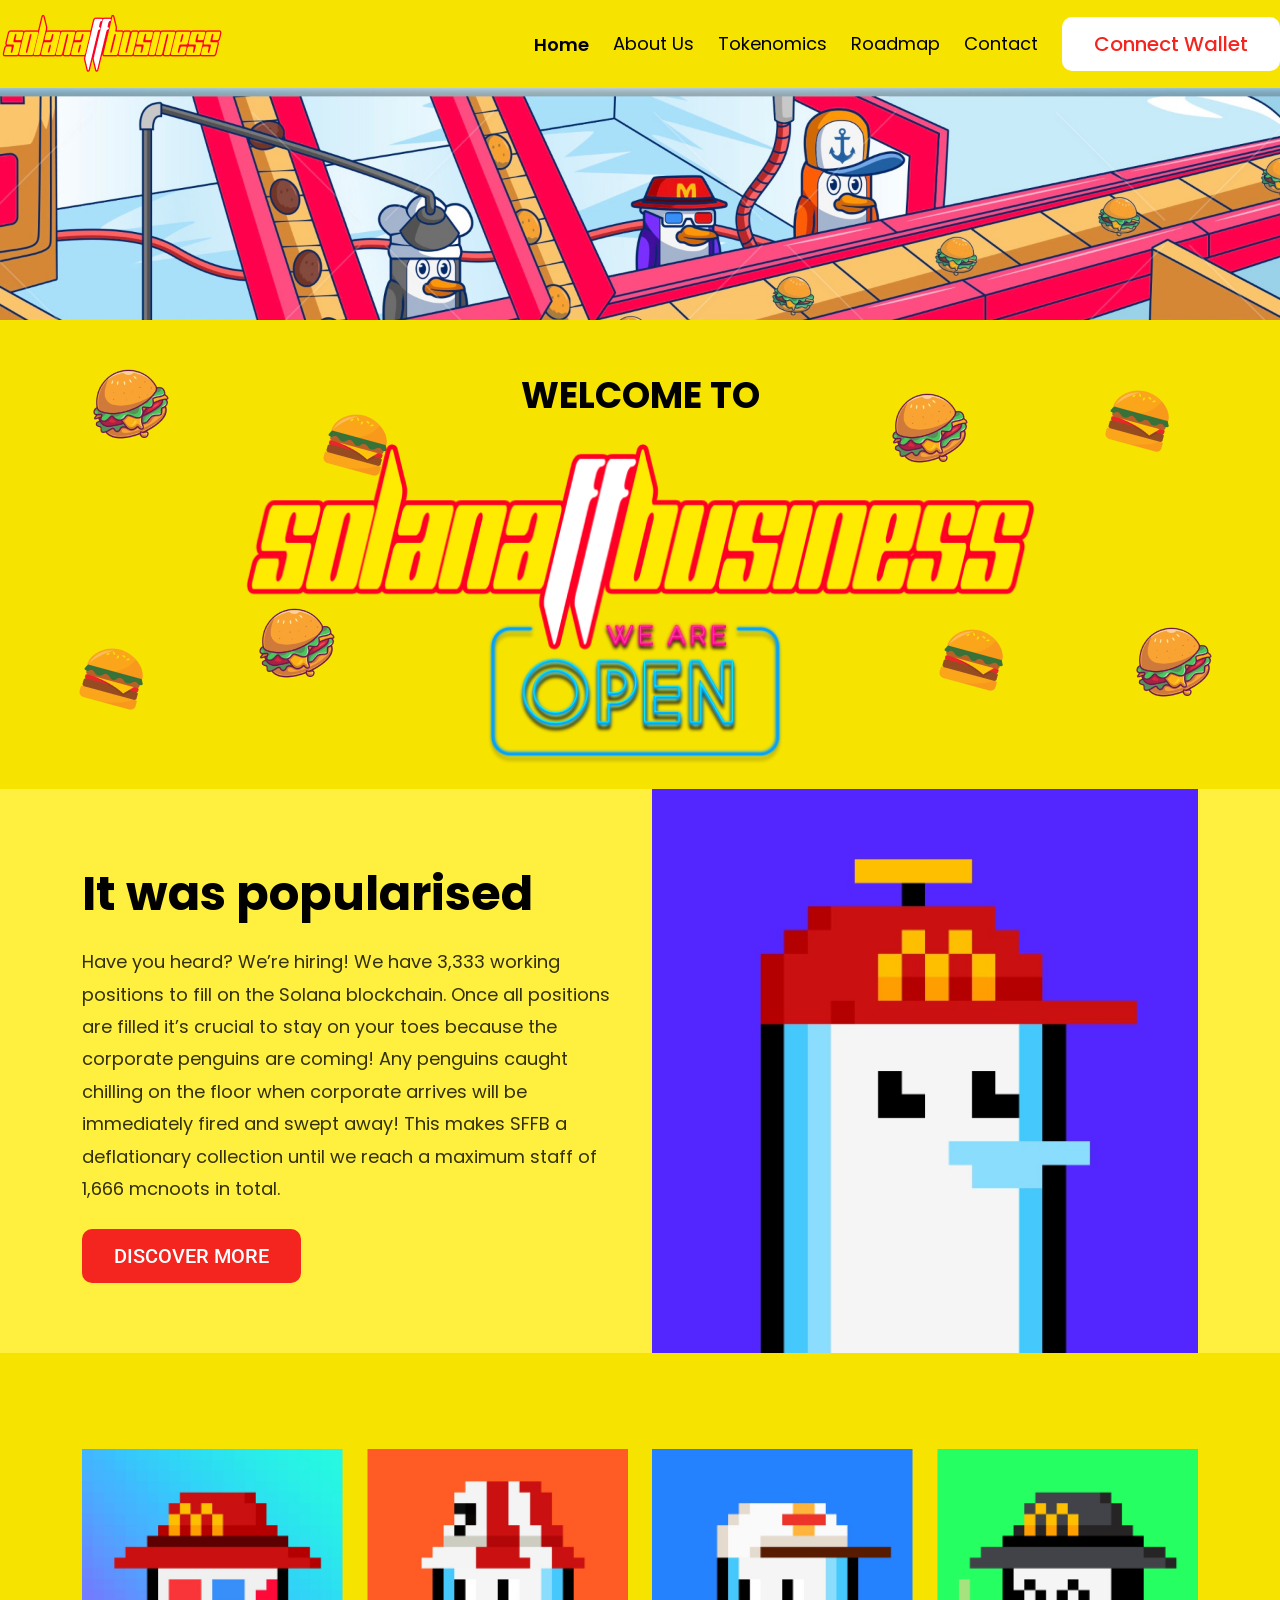
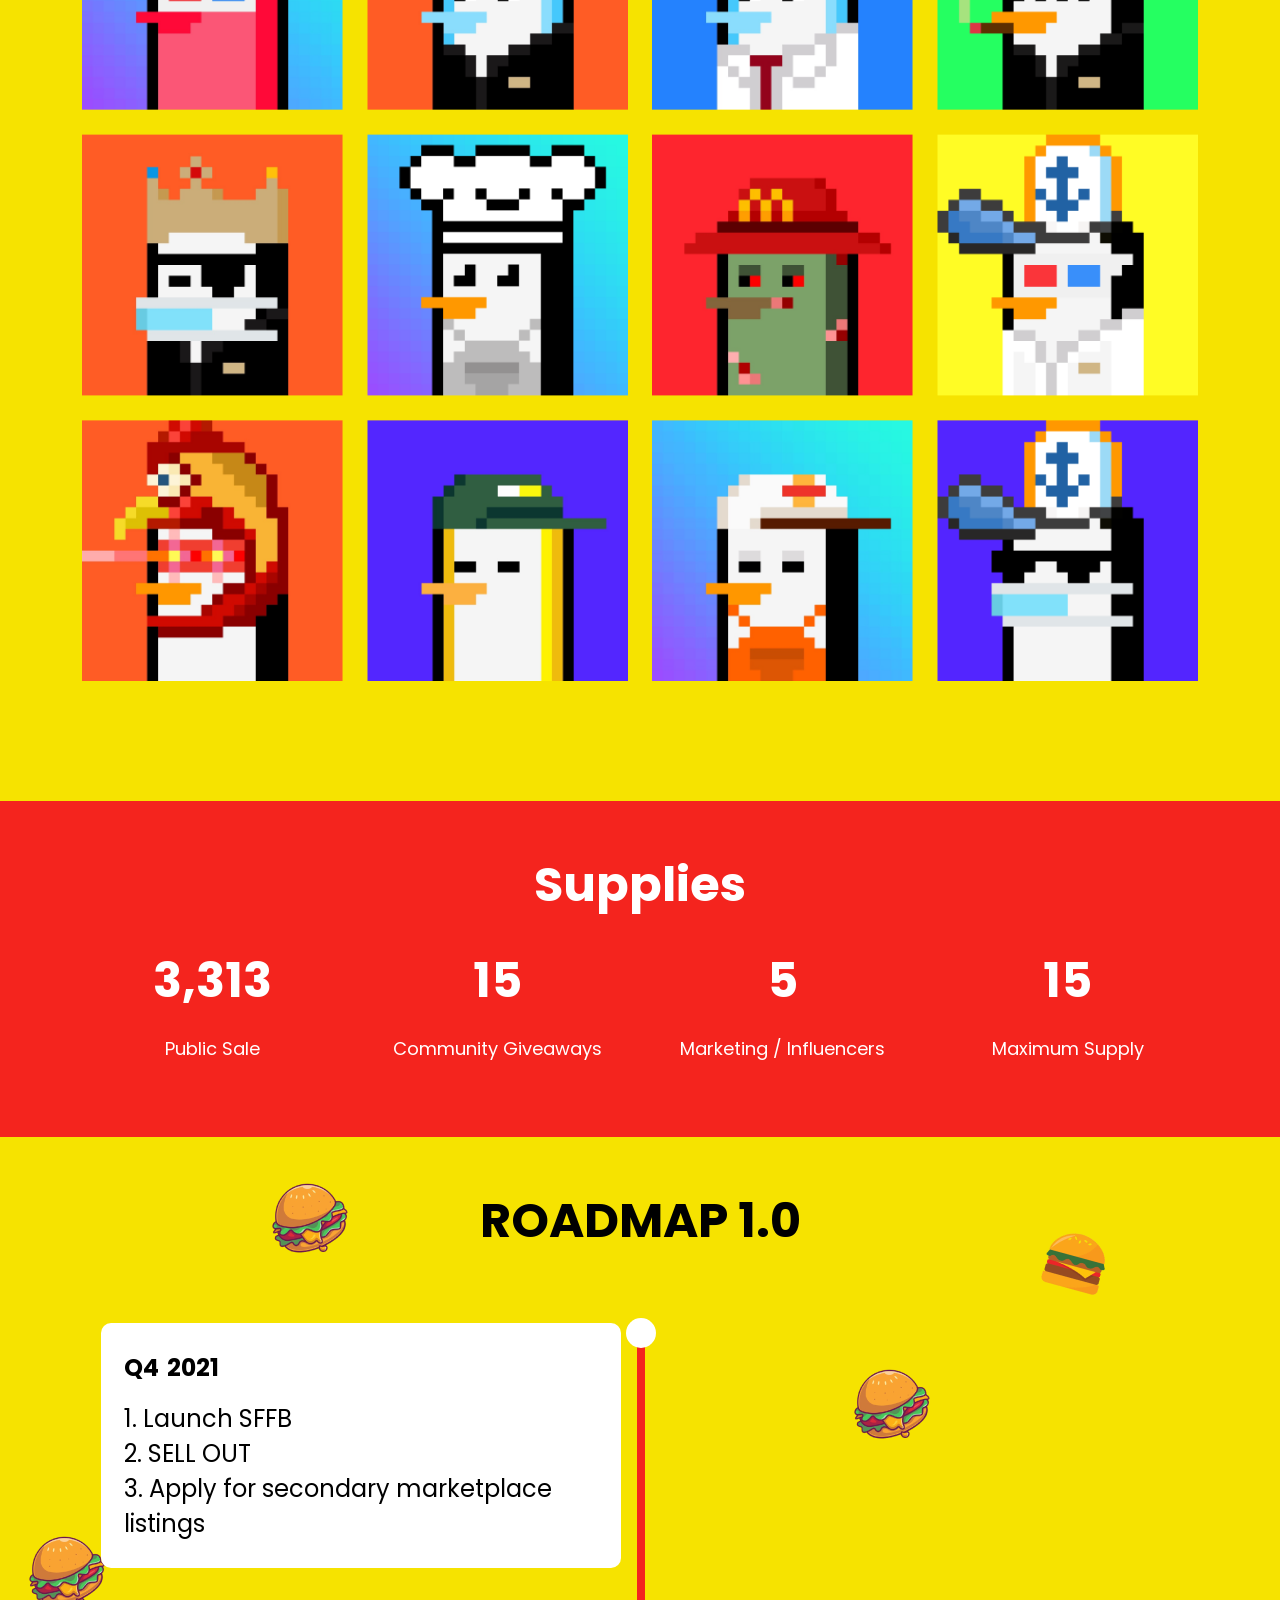
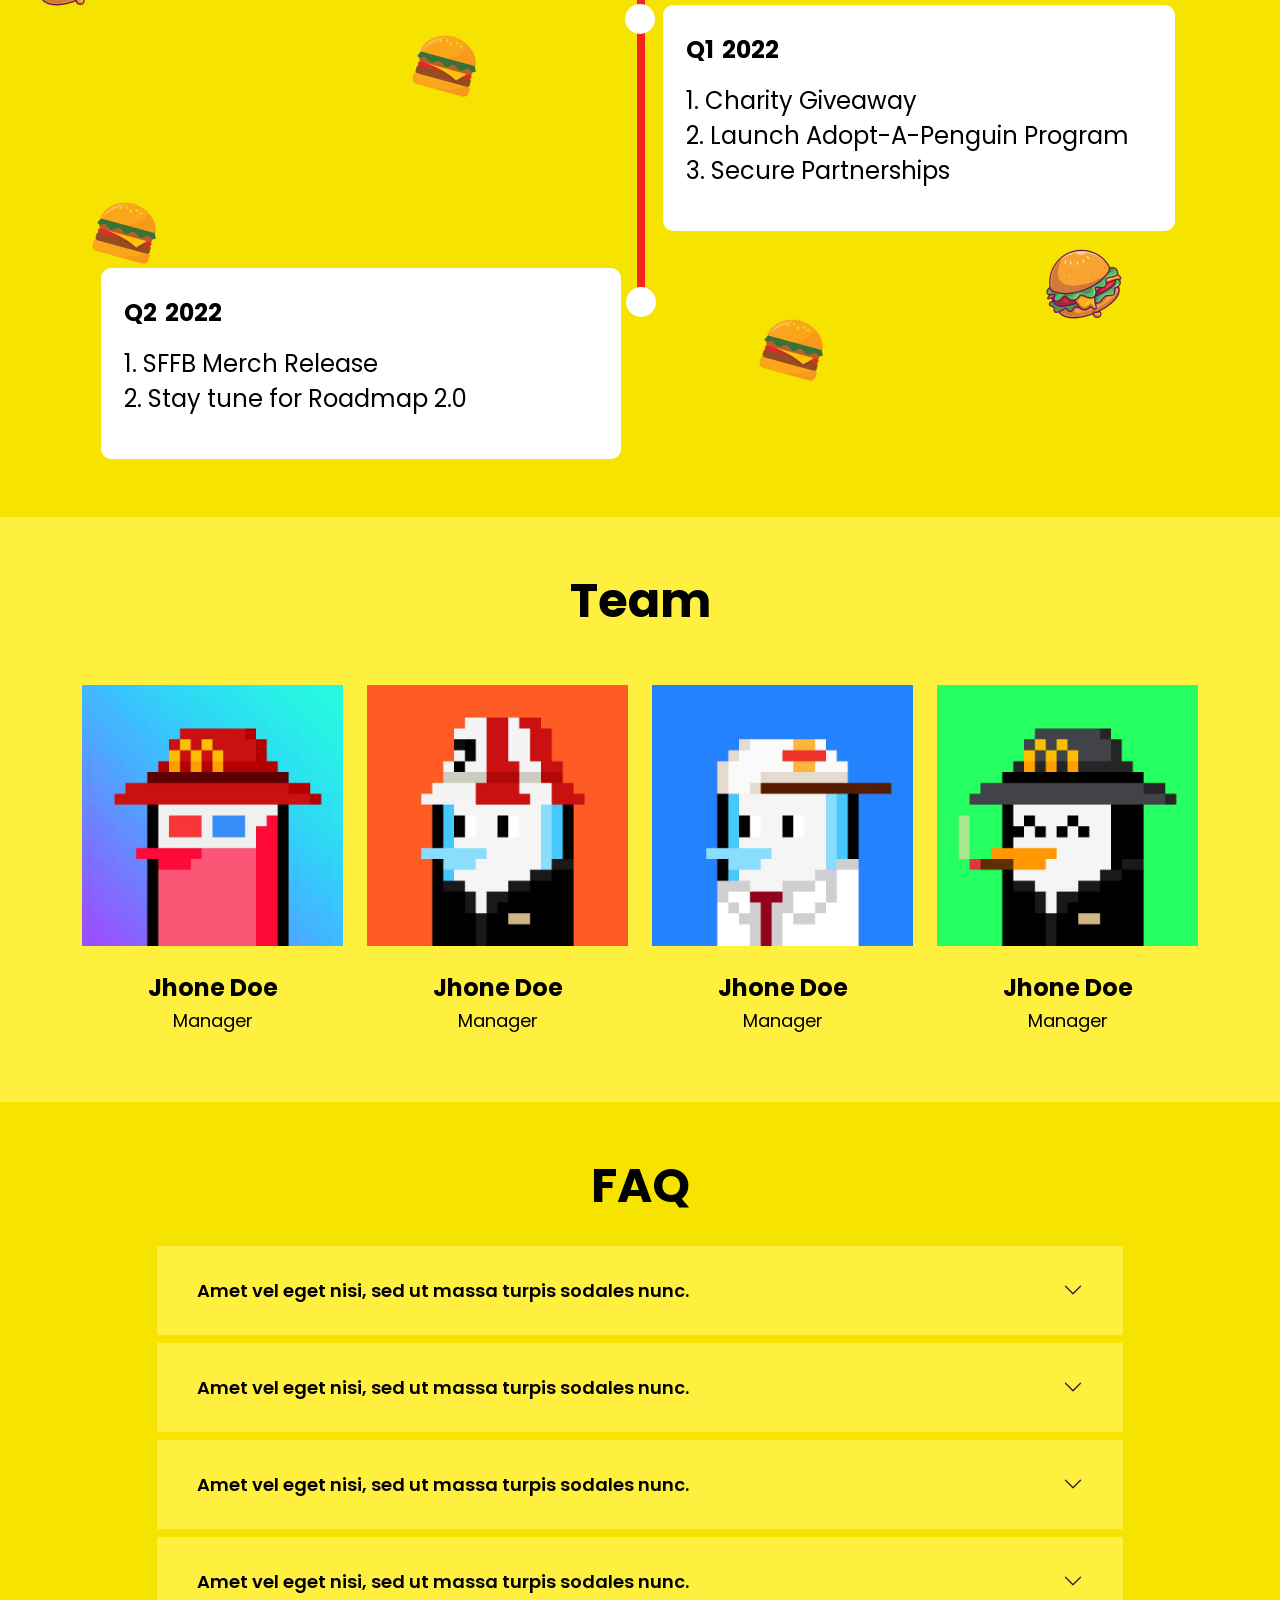
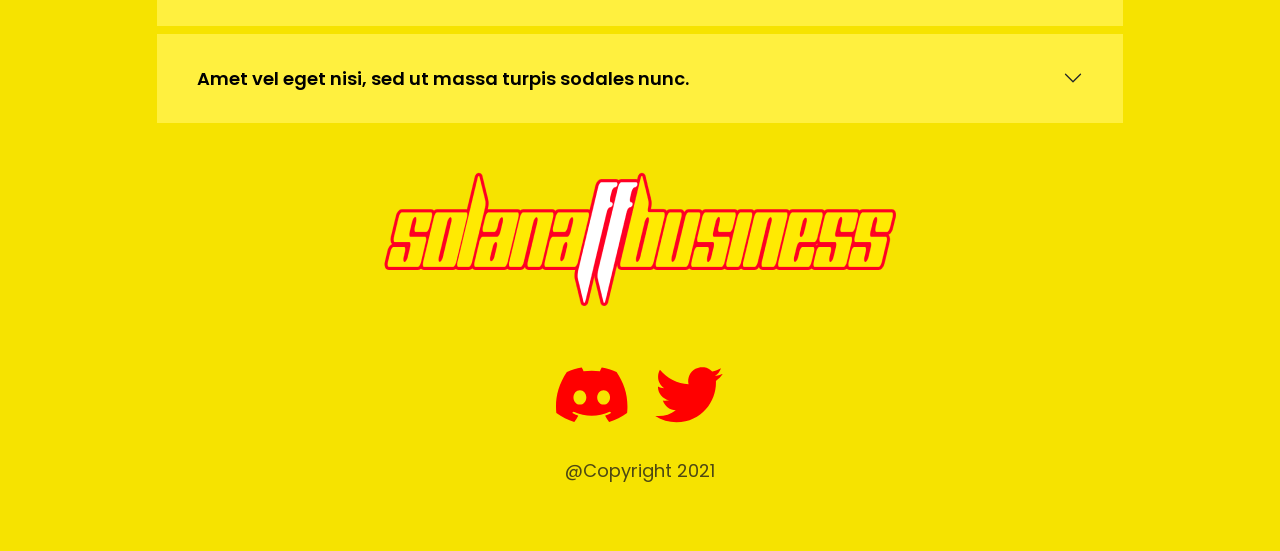
<file: index.html>
<!DOCTYPE html>
<html lang="en">

<head>
    <meta charset="UTF-8">
    <meta name="viewport" content="width=device-width, initial-scale=1.0">
    <link rel="stylesheet" href="./assets/css/style.css">
    <link rel="stylesheet" href="./assets/css/root.css">
    <link href="https://cdn.jsdelivr.net/npm/bootstrap@5.3.2/dist/css/bootstrap.min.css" rel="stylesheet"
        integrity="sha384-T3c6CoIi6uLrA9TneNEoa7RxnatzjcDSCmG1MXxSR1GAsXEV/Dwwykc2MPK8M2HN" crossorigin="anonymous">
    <title>solana-business</title>
</head>

<body>
    <header class="bg-color pt-2">
        <div class="container">
            <nav class="d-flex align-items-center justify-content-center justify-content-between header1 py-14">
                <div><img src="./assets/images/logo.png" alt="logo"></div>

                <label for="menuicon">
                    <span></span>
                    <span></span>
                    <span></span>
                </label>
                <input type="checkbox" id="menuicon" hidden>
                <ul class="d-flex align-items-center justify-content-center gap-4 menulist ps-0 mb-0">
                    <li><a class="home" href="">Home</a></li>
                    <li><a class="about" href="">About Us</a></li>
                    <li><a class="about" href="">Tokenomics</a></li>
                    <li><a class="about" href="">Roadmap</a></li>
                    <li><a class="about" href="">Contact</a></li>
                    <li><button class="btn-connect curser-pointer">Connect Wallet</button></li>
                </ul>
            </nav>
        </div>
    </header>
    <section class="padding-top">
        <img src="./assets/images/hero-section-image.png" alt="image" class="w-100">
    </section>
    <section class="bg-color position-relative">
        <div class="container text-align">
            <h1 class="welcome pt-5 pb-2">WELCOME TO</h1>
            <img src="./assets/images/groupimage-sollana-business.png" alt="sollanabusiness-image" class="w-100 img">

            <div class="absolute-1">
                <img src="./assets/images/cheese-burgerimage-1.png" alt="burger-image" class="image">
            </div>
            <div class="absolute-2">
                <img src="./assets/images/cheese-burgerimage-2.png" alt="burger-image" class="image">
            </div>
            <div class="absolute-3">
                <img src="./assets/images/hamburger-1.png" alt="burger-image" class="image">
            </div>
            <div class="absolute-4">
                <img src="./assets/images/hamburger-2.png" alt="burger-image" class="image">
            </div>

            <div class="absolute-right-1">
                <img src="./assets/images/cheese-burger-right1.png" alt="burger-image" class="image">
            </div>
            <div class="absolute-right-2">
                <img src="./assets/images/cheese-burger-right2.png" alt="burger-image" class="image">
            </div>
            <div class="absolute-right-3">
                <img src="./assets/images/hamburger-right1.png" alt="burger-image" class="image">
            </div>
            <div class="absolute-right-4">
                <img src="./assets/images/hamburger-right2.png" alt="burger-image" class="image">
            </div>
        </div>
    </section>

    <section class="bgcolor">
        <div class="container">
            <div class="row">
                <div class="col-lg-6 col-12 d-flex flex-column justify-content-center">
                    <h2 class="heading-2">It was popularised</h2>
                    <p class="paragraph py-2">Have you heard? We’re hiring! We have 3,333 working positions to fill on
                        the
                        Solana blockchain. Once all positions are
                        filled it’s crucial to stay on your toes because the corporate penguins are coming! Any penguins
                        caught chilling on the
                        floor when corporate arrives will be immediately fired and swept away! This makes SFFB a
                        deflationary collection until
                        we reach a maximum staff of 1,666 mcnoots in total.</p>
                    <div>
                        <button class="discover curser-pointer">DISCOVER MORE</button>
                    </div>
                </div>
                <div class="col-lg-6 col-12">
                    <img src="./assets/images/cartoon-image.png" alt="image" class="w-100 h-100">
                </div>
            </div>
        </div>
    </section>

    <section class="bg-color py-5">
        <div class="container">
            <div class="row my-5">
                <div class="col-lg-3 col-md-4 col-sm-6 col-12 mb-4">
                    <img src="./assets/images/group-image-1.png" alt="image" class="w-100">
                </div>
                <div class="col-lg-3 col-md-4 col-sm-6  col-12 mb-4">
                    <img src="./assets/images/group-image-2.png" alt="image" class="w-100">
                </div>
                <div class="col-lg-3 col-md-4 col-sm-6  col-12 mb-4">
                    <img src="./assets/images/group-image-3.png" alt="image" class="w-100">
                </div>
                <div class="col-lg-3 col-md-4 col-sm-6  col-12 mb-4">
                    <img src="./assets/images/group-image-4.png" alt="image" class="w-100">
                </div>
                <div class="col-lg-3 col-md-4 col-sm-6 col-12 mb-4">
                    <img src="./assets/images/group-image-5.png" alt="image" class="w-100">
                </div>
                <div class="col-lg-3 col-md-4 col-sm-6 col-12 mb-4">
                    <img src="./assets/images/group-image-6.png" alt="image" class="w-100">
                </div>
                <div class="col-lg-3 col-md-4 col-sm-6 col-12 mb-4">
                    <img src="./assets/images/group-image-7.png" alt="image" class="w-100">
                </div>
                <div class="col-lg-3 col-md-4 col-sm-6 col-12 mb-4">
                    <img src="./assets/images/group-image-8.png" alt="image" class="w-100">
                </div>
                <div class="col-lg-3 col-md-4 col-sm-6 col-12 mb-4">
                    <img src="./assets/images/group-image-9.png" alt="image" class="w-100">
                </div>
                <div class="col-lg-3 col-md-4 col-sm-6 col-12 mb-4">
                    <img src="./assets/images/group-image-10.png" alt="image" class="w-100">
                </div>
                <div class="col-lg-3 col-md-4 col-sm-6 col-12 mb-4">
                    <img src="./assets/images/group-image-11.png" alt="image" class="w-100">
                </div>
                <div class="col-lg-3 col-md-4 col-sm-6 col-12">
                    <img src="./assets/images/group-image-12.png" alt="image" class="w-100">
                </div>
            </div>
        </div>
    </section>

    <section class="background-color py-5">
        <div class="container">
            <h3 class="supplies mb-4">Supplies</h3>
            <div class="row">
                <div class="col-lg-3 col-md-4 col-6 mb-2">
                    <p class="number curser-pointer">3,313</p>
                    <p class="text curser-pointer">Public Sale</p>
                </div>
                <div class="col-lg-3 col-md-4 col-6 mb-2">
                    <p class="number curser-pointer">15</p>
                    <p class="text curser-pointer">Community Giveaways</p>
                </div>
                <div class="col-lg-3 col-md-4 col-6 mb-2">
                    <p class="number curser-pointer">5</p>
                    <p class="text curser-pointer">Marketing / Influencers</p>
                </div>
                <div class="col-lg-3 col-md-4 col-6 mb-2">
                    <p class="number curser-pointer">15</p>
                    <p class="text curser-pointer">Maximum Supply</p>
                </div>
            </div>
        </div>
    </section>

    <section class="bg-color py-5 position-relative">
        <div class="container">
            <h4 class="roadmap pb-5">ROADMAP 1.0</h4>
            <div class="timeline">
                <div class="container-1 left">
                    <div class="content content-card">
                        <div class="d-flex gap-2">
                            <p class="qr ">Q4</p>
                            <p class="qr">2021</p>
                        </div>
                        <div>
                            <p class="launch mb-0">1. Launch SFFB <br>
                                2. SELL OUT <br>
                                3. Apply for secondary marketplace listings</p>
                        </div>
                    </div>

                </div>
            </div>

            <div class="timeline">
                <div class="container-2 right">
                    <div class="content content-card1">
                        <div class="d-flex gap-2">
                            <p class="qr ">Q1</p>
                            <p class="qr">2022</p>
                        </div>
                        <div>
                            <p class="launch">1. Charity Giveaway <br>
                                2. Launch Adopt-A-Penguin Program <br>
                                3. Secure Partnerships</p>
                        </div>
                    </div>

                </div>
            </div>

            <div class="timeline1">
                <div class="container-3 left-1">
                    <div class="content content-card2">
                        <div class="d-flex gap-2">
                            <p class="qr ">Q2</p>
                            <p class="qr">2022</p>
                        </div>
                        <div>
                            <p class="launch">1. SFFB Merch Release <br>
                                2. Stay tune for Roadmap 2.0</p>
                        </div>
                    </div>

                </div>
            </div>
            <div class="absolute1">
                <img src="./assets/images/roadmap-burgerleft-1.png" alt="burger-image" class="image">
            </div>
            <div class="absolute2">
                <img src="./assets/images/roadmap-burgerleft-2.png" alt="burger-image" class="image">
            </div>
            <div class="absolute3">
                <img src="./assets/images/roadmap-burgerleft-3.png" alt="burger-image" class="image">
            </div>
            <div class="absolute4">
                <img src="./assets/images/roadmap-burgerleft-4.png" alt="burger-image" class="image">
            </div>
            <div class="absolute-right1">
                <img src="./assets/images/roadmap-burger-right1.png" alt="burger-image" class="image">
            </div>
            <div class="absolute-right2">
                <img src="./assets/images/roadmap-burger-right2.png" alt="burger-image" class="image">
            </div>
            <div class="absolute-right3">
                <img src="./assets/images/roadmap-burger-right3.png" alt="burger-image" class="image">
            </div>
            <div class="absolute-right4">
                <img src="./assets/images/roadmap-burger-right4.png" alt="burger-image" class="image">
            </div>
        </div>
    </section>

    <section class="bgcolor">
        <div class="container">
            <div>
                <h5 class="team text-align mb-0 py-5">Team</h5>
            </div>
            <div class="row pb-5">
                <div class="col-lg-3 col-md-4 col-sm-6 col-12">
                    <img src="./assets/images/team-image1.png" alt="team" class="w-100">
                    <p class="jhone pt-4 mb-0">Jhone Doe</p>
                    <p class="manager">Manager</p>
                </div>
                <div class="col-lg-3 col-md-4 col-sm-6 col-12">
                    <img src="./assets/images/team-image2.png" alt="team" class="w-100">
                    <p class="jhone pt-4 mb-0">Jhone Doe</p>
                    <p class="manager">Manager</p>
                </div>
                <div class="col-lg-3 col-md-4 col-sm-6 col-12">
                    <img src="./assets/images/team-image3.png" alt="team" class="w-100">
                    <p class="jhone pt-4 mb-0">Jhone Doe</p>
                    <p class="manager">Manager</p>
                </div>
                <div class="col-lg-3 col-md-4 col-sm-6 col-12">
                    <img src="./assets/images/team-image4.png" alt="team" class="w-100">
                    <p class="jhone pt-4 mb-0">Jhone Doe</p>
                    <p class="manager">Manager</p>
                </div>
            </div>
        </div>

    </section>

    <section class="bg-color py-5">
        <div class="container">
            <h6 class="faq d-flex justify-content-center pb-3">FAQ</h6>
            <div class="accordion" id="accordionExample">

                <div class="accordion-item">
                    <h2 class="accordion-header">
                        <button class="accordion-button collapsed" type="button" data-bs-toggle="collapse"
                            data-bs-target="#collapseone" aria-expanded="false" aria-controls="collapseone">
                            Amet vel eget nisi, sed ut massa turpis sodales nunc.
                        </button>
                    </h2>
                    <div id="collapseone" class="accordion-collapse collapse" data-bs-parent="#accordionExample">
                        <div class="accordion-body">
                            <p class="mb-0"> Enim scelerisque quisque egestas velit, eget tempus, arcu pulvinar in. Quis
                                sed at sodales aliquam. Amet fermentum,
                                lectus nulla tincidunt egestas.</p>
                        </div>
                    </div>
                </div>
                <div class="accordion-item mt-2">
                    <h2 class="accordion-header">
                        <button class="accordion-button collapsed" type="button" data-bs-toggle="collapse"
                            data-bs-target="#collapseTwo" aria-expanded="false" aria-controls="collapseTwo">
                            Amet vel eget nisi, sed ut massa turpis sodales nunc.
                        </button>
                    </h2>
                    <div id="collapseTwo" class="accordion-collapse collapse" data-bs-parent="#accordionExample">
                        <div class="accordion-body">
                            <p class="mb-0"> Enim scelerisque quisque egestas velit, eget tempus, arcu pulvinar in. Quis
                                sed at sodales
                                aliquam. Amet fermentum,
                                lectus nulla tincidunt egestas.</p>
                        </div>
                    </div>
                </div>
                <div class="accordion-item mt-2">
                    <h2 class="accordion-header">
                        <button class="accordion-button collapsed" type="button" data-bs-toggle="collapse"
                            data-bs-target="#collapseThree" aria-expanded="false" aria-controls="collapseThree">
                            Amet vel eget nisi, sed ut massa turpis sodales nunc.
                        </button>
                    </h2>
                    <div id="collapseThree" class="accordion-collapse collapse" data-bs-parent="#accordionExample">
                        <div class="accordion-body">
                            <p class="mb-0"> Enim scelerisque quisque egestas velit, eget tempus, arcu pulvinar in. Quis
                                sed at sodales
                                aliquam. Amet fermentum,
                                lectus nulla tincidunt egestas.</p>
                        </div>
                    </div>
                </div>
                <div class="accordion-item mt-2">
                    <h2 class="accordion-header">
                        <button class="accordion-button collapsed" type="button" data-bs-toggle="collapse"
                            data-bs-target="#collapsefour" aria-expanded="false" aria-controls="collapsefour">
                            Amet vel eget nisi, sed ut massa turpis sodales nunc.
                        </button>
                    </h2>
                    <div id="collapsefour" class="accordion-collapse collapse" data-bs-parent="#accordionExample">
                        <div class="accordion-body">
                            <p class="mb-0"> Enim scelerisque quisque egestas velit, eget tempus, arcu pulvinar in. Quis
                                sed at sodales
                                aliquam. Amet fermentum,
                                lectus nulla tincidunt egestas.</p>
                        </div>
                    </div>
                </div>
                <div class="accordion-item mt-2">
                    <h2 class="accordion-header">
                        <button class="accordion-button collapsed" type="button" data-bs-toggle="collapse"
                            data-bs-target="#collapsefive" aria-expanded="false" aria-controls="collapsefive">
                            Amet vel eget nisi, sed ut massa turpis sodales nunc.
                        </button>
                    </h2>
                    <div id="collapsefive" class="accordion-collapse collapse" data-bs-parent="#accordionExample">
                        <div class="accordion-body">
                            <p class="mb-0"> Enim scelerisque quisque egestas velit, eget tempus, arcu pulvinar in. Quis
                                sed at sodales
                                aliquam. Amet fermentum,
                                lectus nulla tincidunt egestas.</p>
                        </div>
                    </div>
                </div>
                <div class="text-center mt-5">
                    <img src="./assets/images/footerlogo-image.png" alt="footer-image" class="logo">
                    <div class="d-flex gap-4 mt-5">
                        <a class="curser-pointer ms-auto">
                            <svg xmlns="http://www.w3.org/2000/svg" width="72" height="72" viewBox="0 0 72 72"
                                fill="none">
                                <g clip-path="url(#clip0_34717_2781)">
                                    <path
                                        d="M60.4908 12.984C55.8574 10.8576 50.9683 9.33997 45.9453 8.46892C45.8998 8.46126 45.853 8.46788 45.8115 8.48787C45.7699 8.50786 45.7355 8.54025 45.7131 8.58057C45.0834 9.69705 44.3867 11.1574 43.8999 12.3007C38.4855 11.479 32.978 11.479 27.5636 12.3007C27.0206 11.0271 26.4063 9.78508 25.7237 8.58057C25.7007 8.54069 25.6663 8.50868 25.6248 8.48875C25.5834 8.46882 25.5369 8.46191 25.4914 8.46892C20.4673 9.33531 15.5771 10.8537 10.946 12.984C10.9063 12.9991 10.8732 13.0275 10.8522 13.0643C1.58989 26.9042 -0.951217 40.4046 0.294772 53.7354C0.299238 53.7979 0.339431 53.8604 0.388556 53.9006C5.78214 57.8959 11.815 60.9463 18.2299 62.9218C18.2752 62.936 18.3238 62.9355 18.3688 62.9203C18.4138 62.905 18.4527 62.8758 18.48 62.8369C19.8555 60.9612 21.0791 58.9828 22.1331 56.9017C22.155 56.8588 22.1626 56.81 22.1545 56.7625C22.1465 56.7151 22.1233 56.6715 22.0884 56.6382C22.0653 56.6164 22.0379 56.5997 22.008 56.5891C20.0839 55.8496 18.2205 54.9612 16.4346 53.9319C16.3847 53.9036 16.3476 53.8572 16.331 53.8024C16.3143 53.7475 16.3194 53.6883 16.3452 53.6371C16.3604 53.6039 16.3834 53.5748 16.4122 53.5523C16.7874 53.2709 17.1625 52.9762 17.5198 52.6814C17.5513 52.656 17.5892 52.6397 17.6293 52.6342C17.6695 52.6287 17.7103 52.6342 17.7475 52.6502C29.4438 57.9914 42.1046 57.9914 53.6579 52.6502C53.6965 52.6335 53.7389 52.6275 53.7806 52.633C53.8223 52.6386 53.8617 52.6553 53.8946 52.6814C54.2519 52.9762 54.627 53.2709 55.0022 53.5523C55.0326 53.5745 55.057 53.6039 55.0732 53.6379C55.0895 53.6718 55.0971 53.7093 55.0953 53.7469C55.0935 53.7845 55.0825 53.8211 55.0631 53.8534C55.0437 53.8856 55.0166 53.9126 54.9843 53.9319C53.2025 54.9706 51.3366 55.858 49.4064 56.5846C49.3756 56.5958 49.3476 56.6136 49.3245 56.6367C49.3013 56.6599 49.2835 56.6878 49.2724 56.7186C49.2621 56.7484 49.2579 56.7801 49.2602 56.8115C49.2625 56.843 49.2712 56.8737 49.2858 56.9017C50.3576 58.9784 51.5857 60.9612 52.9344 62.8369C52.9617 62.8758 53.0006 62.905 53.0456 62.9203C53.0906 62.9355 53.1392 62.936 53.1845 62.9218C59.6101 60.9524 65.6528 57.9016 71.0526 53.9006C71.0797 53.8819 71.1022 53.8573 71.1184 53.8287C71.1346 53.8001 71.1442 53.7682 71.1464 53.7354C72.638 38.3235 68.65 24.9347 60.5801 13.0688C60.5719 13.0492 60.5598 13.0315 60.5444 13.0169C60.529 13.0023 60.5107 12.9911 60.4908 12.984ZM23.8792 45.6164C20.3556 45.6164 17.4573 42.383 17.4573 38.4173C17.4573 34.4471 20.302 31.2138 23.8792 31.2138C27.4832 31.2138 30.3548 34.4739 30.3012 38.4173C30.3012 42.383 27.4564 45.6164 23.8792 45.6164ZM47.62 45.6164C44.1009 45.6164 41.198 42.383 41.198 38.4173C41.198 34.4471 44.0428 31.2138 47.62 31.2138C51.224 31.2138 54.1 34.4739 54.042 38.4173C54.042 42.383 51.224 45.6164 47.62 45.6164Z"
                                        fill="#FF0000" />
                                </g>
                            </svg>
                        </a>
                        <a class="curser-pointer me-auto">
                            <svg xmlns="http://www.w3.org/2000/svg" width="72" height="72" viewBox="0 0 72 72"
                                fill="none">
                                <path
                                    d="M70.8463 14.6985C68.3603 15.8001 65.6897 16.5444 62.8821 16.8808C65.779 15.1474 67.9463 12.4193 68.9796 9.20541C66.2579 10.822 63.2791 11.96 60.1728 12.5697C58.0839 10.3394 55.3171 8.86102 52.3019 8.36426C49.2867 7.86749 46.1918 8.38009 43.4978 9.82246C40.8038 11.2648 38.6614 13.5563 37.4031 16.3411C36.1448 19.1258 35.8412 22.2481 36.5392 25.2231C31.0244 24.9462 25.6294 23.5128 20.7044 21.016C15.7794 18.5191 11.4344 15.0146 7.95145 10.7298C6.76054 12.7841 6.07577 15.1659 6.07577 17.7025C6.07444 19.9861 6.63679 22.2347 7.71291 24.2488C8.78903 26.2629 10.3457 27.9802 12.2447 29.2484C10.0423 29.1783 7.88855 28.5832 5.96264 27.5127V27.6913C5.96241 30.8941 7.07028 33.9983 9.09825 36.4772C11.1262 38.9562 13.9494 40.6571 17.0887 41.2915C15.0456 41.8444 12.9037 41.9258 10.8245 41.5297C11.7103 44.2855 13.4356 46.6953 15.759 48.4218C18.0823 50.1483 20.8875 51.1051 23.7816 51.1582C18.8686 55.015 12.8011 57.107 6.55511 57.0978C5.4487 57.0981 4.34323 57.0335 3.24438 56.9043C9.58442 60.9807 16.9647 63.1441 24.5021 63.1357C50.0173 63.1357 63.9659 42.003 63.9659 23.675C63.9659 23.0795 63.951 22.4781 63.9242 21.8826C66.6373 19.9205 68.9793 17.4909 70.8404 14.7074L70.8463 14.6985Z"
                                    fill="#FF0000" />
                            </svg></a>
                    </div>
                </div>
                <p class="copyright mt-4">@Copyright 2021</p>
            </div>
        </div>
    </section>

    <script src="https://cdn.jsdelivr.net/npm/bootstrap@5.3.2/dist/js/bootstrap.bundle.min.js"
        integrity="sha384-C6RzsynM9kWDrMNeT87bh95OGNyZPhcTNXj1NW7RuBCsyN/o0jlpcV8Qyq46cDfL"
        crossorigin="anonymous"></script>
</body>

</html>
</file>
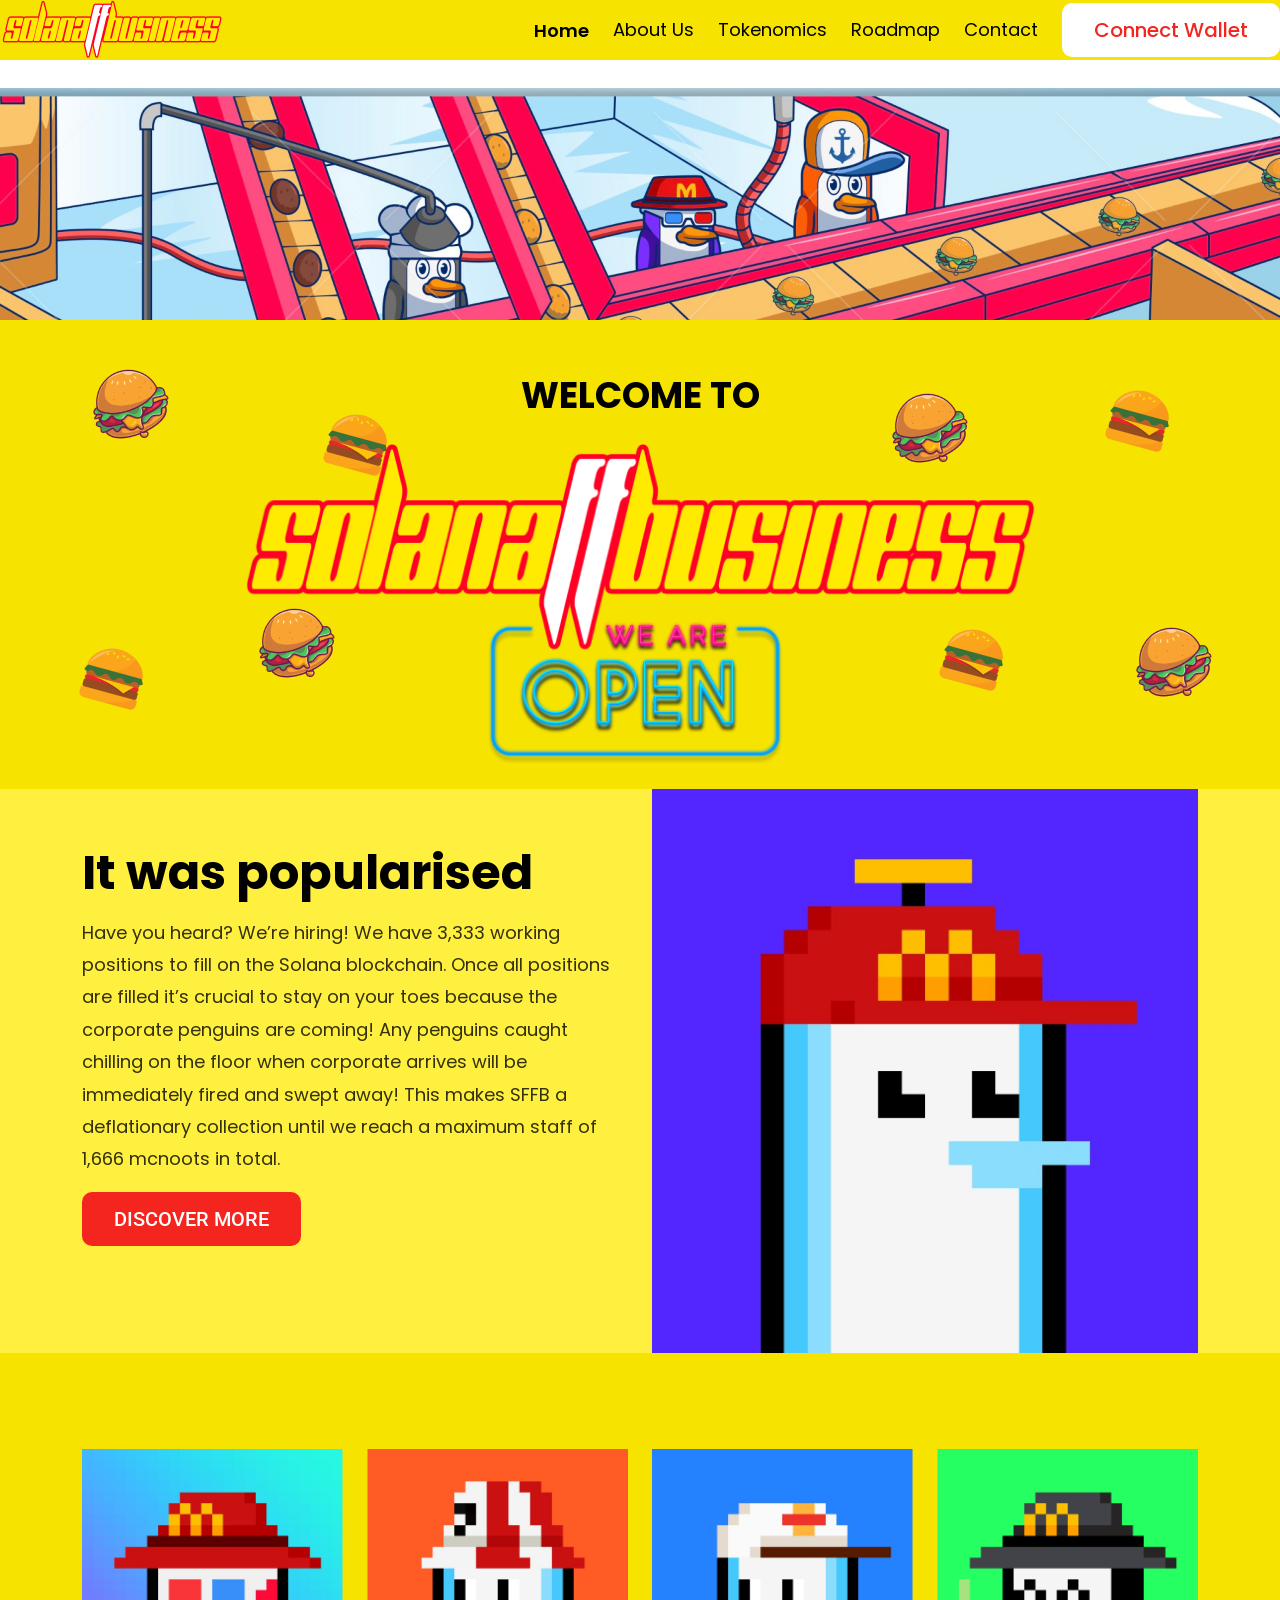
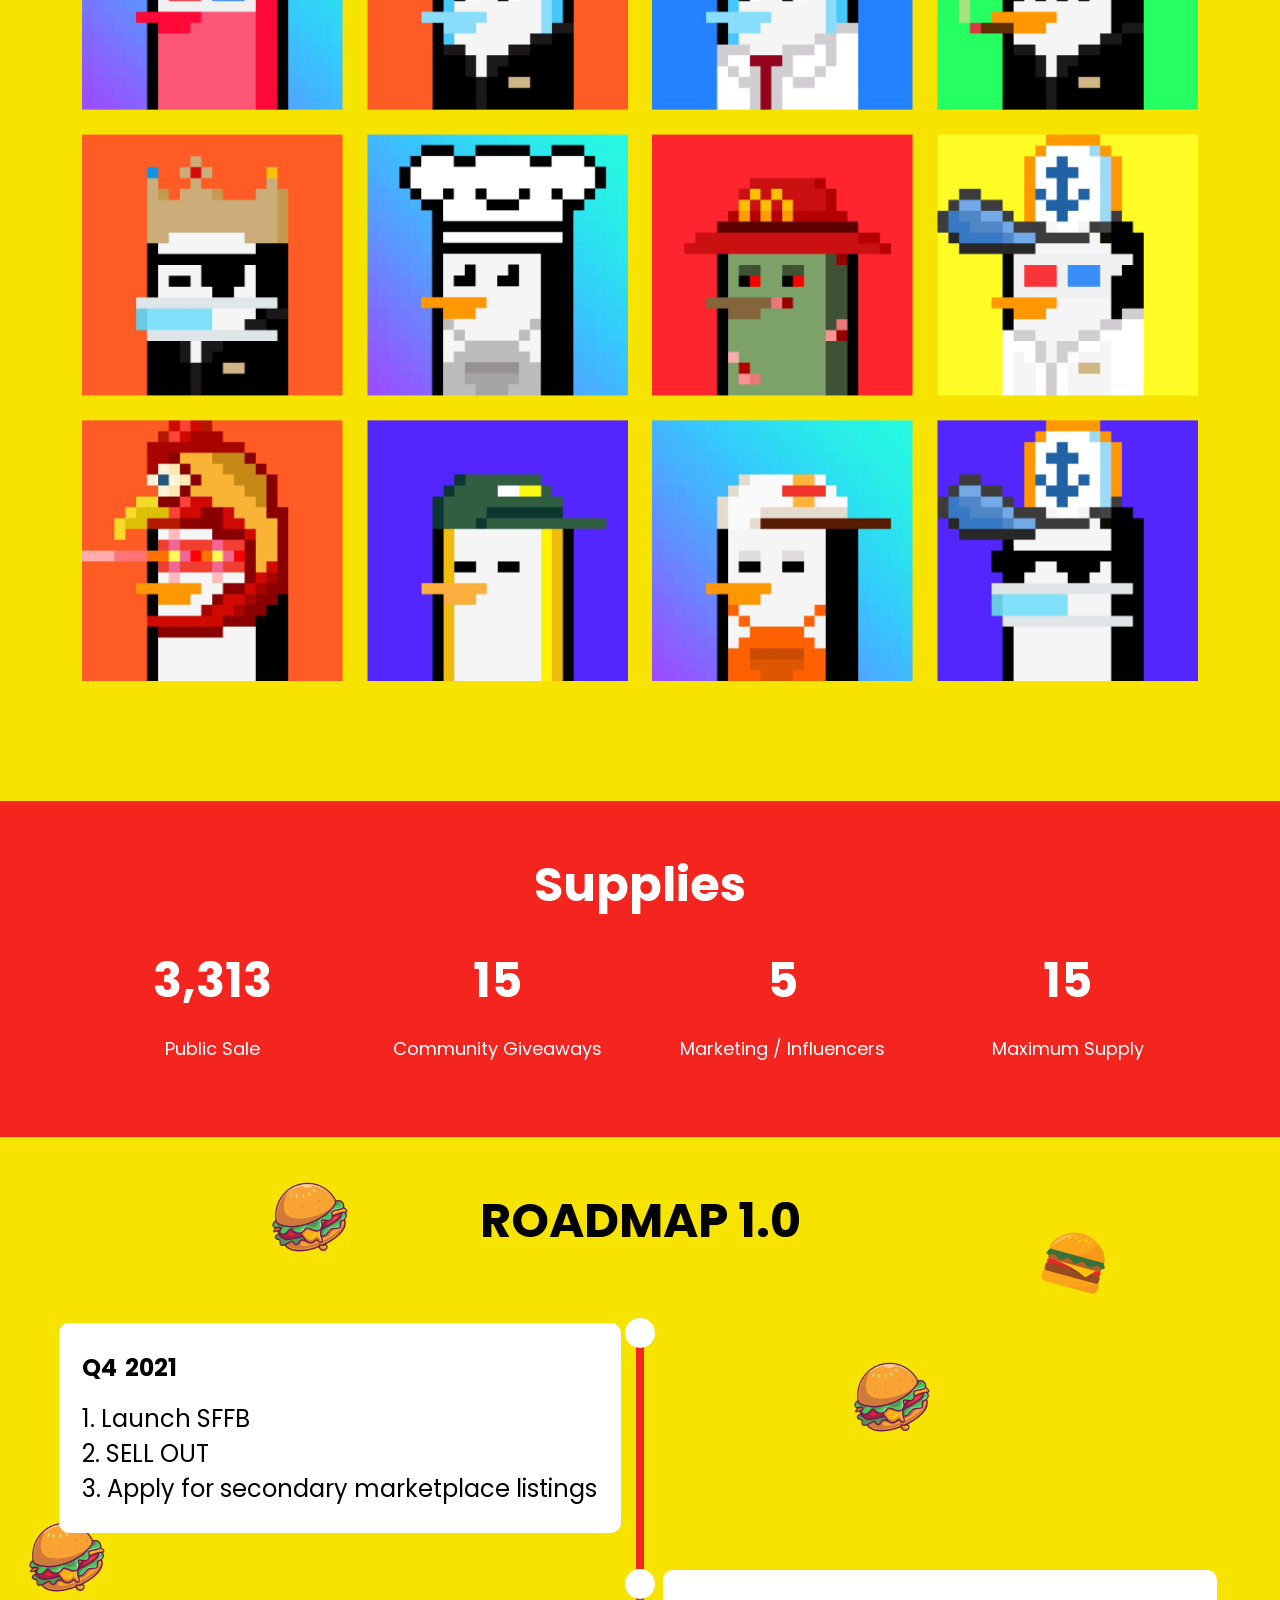
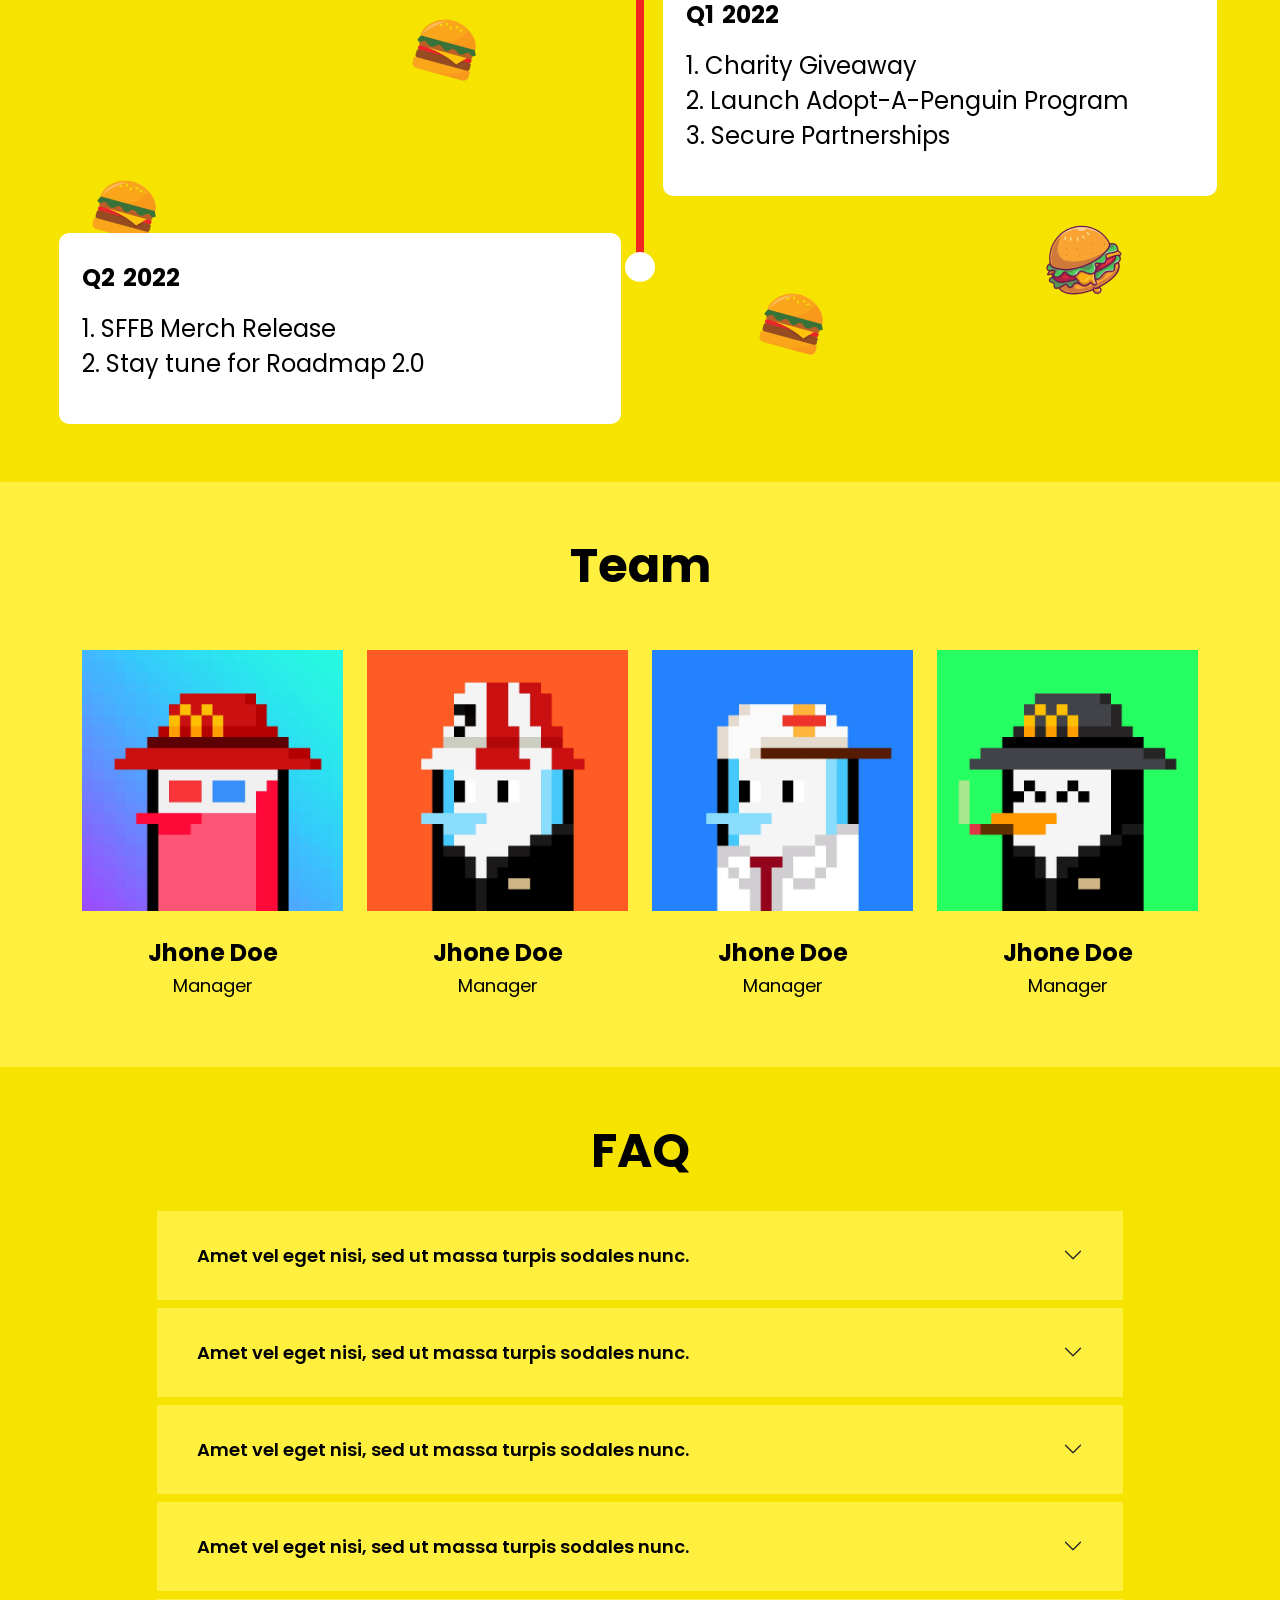
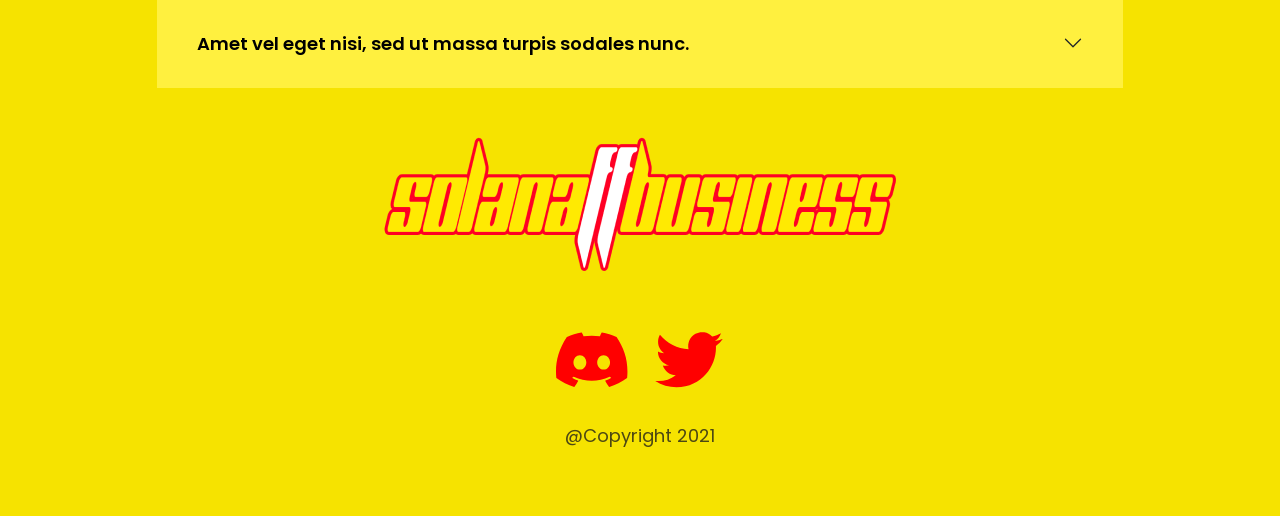
<file: index..html>
<!DOCTYPE html>
<html lang="en">

<head>
    <meta charset="UTF-8">
    <meta name="viewport" content="width=device-width, initial-scale=1.0">
    <link rel="stylesheet" href="./assets/css/style.css">
    <link rel="stylesheet" href="./assets/css/root.css">
    <link href="https://cdn.jsdelivr.net/npm/bootstrap@5.3.2/dist/css/bootstrap.min.css" rel="stylesheet"
        integrity="sha384-T3c6CoIi6uLrA9TneNEoa7RxnatzjcDSCmG1MXxSR1GAsXEV/Dwwykc2MPK8M2HN" crossorigin="anonymous">
    <title>solana-business</title>
</head>

<body>
    <header class="bg-color pt-2">
        <div class="container">
            <nav class="d-flex align-items-center justify-content-center justify-content-between header1">
                <div><img src="./assets/images/logo.png" alt="logo"></div>

                <label for="menuicon">
                    <span></span>
                    <span></span>
                    <span></span>
                </label>
                <input type="checkbox" id="menuicon" hidden>
                <ul class="d-flex align-items-center justify-content-center gap-4 menulist ps-0 mb-0">
                    <li><a class="home" href="">Home</a></li>
                    <li><a class="about" href="">About Us</a></li>
                    <li><a class="about" href="">Tokenomics</a></li>
                    <li><a class="about" href="">Roadmap</a></li>
                    <li><a class="about" href="">Contact</a></li>
                    <li><button class="btn-connect curser-pointer">Connect Wallet</button></li>
                </ul>
            </nav>
        </div>
    </header>
    <section class="padding-top">
            <img src="./assets/images/hero- section-image.png" alt="image" class="w-100">
    </section>
    <section class="bg-color position-relative">
        <div class="container text-align">
            <h1 class="welcome pt-5 pb-2">WELCOME TO</h1>
            <img src="./assets/images/groupimage-sollana-business.png" alt="sollanabusiness-image" class="w-100 img">
        </div>
        <!-- <div class="d-lg-block d-none"> -->
        <div class="absolute-1">
            <img src="./assets/images/cheese-burgerimage-1.png" alt="burger-image" class="image">
        </div>
        <div class="absolute-2">
            <img src="./assets/images/cheese-burgerimage-2.png" alt="burger-image" class="image">
        </div>
        <div class="absolute-3">
            <img src="./assets/images/hamburger-1.png" alt="burger-image" class="image">
        </div>
        <div class="absolute-4">
            <img src="./assets/images/hamburger-2.png" alt="burger-image" class="image">
        </div>

        <div class="absolute-right-1">
            <img src="./assets/images/cheese-burger-right1.png" alt="burger-image" class="image">
        </div>
        <div class="absolute-right-2">
            <img src="./assets/images/cheese-burger-right2.png" alt="burger-image" class="image">
        </div>
        <div class="absolute-right-3">
            <img src="./assets/images/hamburger-right1.png" alt="burger-image" class="image">
        </div>
        <div class="absolute-right-4">
            <img src="./assets/images/hamburger-right2.png" alt="burger-image" class="image">
        </div>
        </div>
    </section>

    <section class="bgcolor">
        <div class="container">
            <div class="row">
                <div class="col-lg-6 col-12 py-5">
                    <h2 class="heading-2">It was popularised</h2>
                    <p class="paragraph">Have you heard? We’re hiring! We have 3,333 working positions to fill on the
                        Solana blockchain. Once all positions are
                        filled it’s crucial to stay on your toes because the corporate penguins are coming! Any penguins
                        caught chilling on the
                        floor when corporate arrives will be immediately fired and swept away! This makes SFFB a
                        deflationary collection until
                        we reach a maximum staff of 1,666 mcnoots in total.</p>
                    <button class="discover curser-pointer">DISCOVER MORE</button>
                </div>
                <div class="col-lg-6 col-12">
                    <img src="./assets/images/cartoon-image.png" alt="image" class="w-100 h-100">
                </div>
            </div>
        </div>
    </section>

    <section class="bg-color py-5">
        <div class="container">
            <div class="row my-5">
                <div class="col-lg-3 col-md-4 col-sm-6 col-12 mb-4">
                    <img src="./assets/images/group-image-1.png" alt="image" class="w-100">
                </div>
                <div class="col-lg-3 col-md-4 col-sm-6  col-12 mb-4">
                    <img src="./assets/images/group-image-2.png" alt="image" class="w-100">
                </div>
                <div class="col-lg-3 col-md-4 col-sm-6  col-12 mb-4">
                    <img src="./assets/images/group-image-3.png" alt="image" class="w-100">
                </div>
                <div class="col-lg-3 col-md-4 col-sm-6  col-12 mb-4">
                    <img src="./assets/images/group-image-4.png" alt="image" class="w-100">
                </div>
                <div class="col-lg-3 col-md-4 col-sm-6 col-12 mb-4">
                    <img src="./assets/images/group-image-5.png" alt="image" class="w-100">
                </div>
                <div class="col-lg-3 col-md-4 col-sm-6 col-12 mb-4">
                    <img src="./assets/images/group-image-6.png" alt="image" class="w-100">
                </div>
                <div class="col-lg-3 col-md-4 col-sm-6 col-12 mb-4">
                    <img src="./assets/images/group-image-7.png" alt="image" class="w-100">
                </div>
                <div class="col-lg-3 col-md-4 col-sm-6 col-12 mb-4">
                    <img src="./assets/images/group-image-8.png" alt="image" class="w-100">
                </div>
                <div class="col-lg-3 col-md-4 col-sm-6 col-12 mb-4">
                    <img src="./assets/images/group-image-9.png" alt="image" class="w-100">
                </div>
                <div class="col-lg-3 col-md-4 col-sm-6 col-12 mb-4">
                    <img src="./assets/images/group-image-10.png" alt="image" class="w-100">
                </div>
                <div class="col-lg-3 col-md-4 col-sm-6 col-12 mb-4">
                    <img src="./assets/images/group-image-11.png" alt="image" class="w-100">
                </div>
                <div class="col-lg-3 col-md-4 col-sm-6 col-12">
                    <img src="./assets/images/group-image-12.png" alt="image" class="w-100">
                </div>
            </div>
        </div>
    </section>

    <section class="background-color py-5">
        <div class="container">
            <h3 class="supplies mb-4">Supplies</h3>
            <div class="row">
                <div class="col-lg-3 col-md-4 col-6 mb-2">
                    <p class="number curser-pointer">3,313</p>
                    <p class="text curser-pointer">Public Sale</p>
                </div>
                <div class="col-lg-3 col-md-4 col-6 mb-2">
                    <p class="number curser-pointer">15</p>
                    <p class="text curser-pointer">Community Giveaways</p>
                </div>
                <div class="col-lg-3 col-md-4 col-6 mb-2">
                    <p class="number curser-pointer">5</p>
                    <p class="text curser-pointer">Marketing / Influencers</p>
                </div>
                <div class="col-lg-3 col-md-4 col-6 mb-2">
                    <p class="number curser-pointer">15</p>
                    <p class="text curser-pointer">Maximum Supply</p>
                </div>
            </div>
        </div>
    </section>

    <section class="bg-color py-5 position-relative">
        <h4 class="roadmap pb-5">ROADMAP 1.0</h4>
        <div class="timeline">
            <div class="container-1 left">
                <div class="content content-card">
                    <div class="d-flex gap-2">
                        <p class="qr ">Q4</p>
                        <p class="qr">2021</p>
                    </div>
                    <div>
                        <p class="launch mb-0">1. Launch SFFB <br>
                            2. SELL OUT <br>
                            3. Apply for secondary marketplace listings</p>
                    </div>
                </div>

            </div>
        </div>

        <div class="timeline">
            <div class="container-2 right">
                <div class="content content-card1">
                    <div class="d-flex gap-2">
                        <p class="qr ">Q1</p>
                        <p class="qr">2022</p>
                    </div>
                    <div>
                        <p class="launch">1. Charity Giveaway <br>
                            2. Launch Adopt-A-Penguin Program <br>
                            3. Secure Partnerships</p>
                    </div>
                </div>

            </div>
        </div>

        <div class="timeline1">
            <div class="container-3 left-1">
                <div class="content content-card2">
                    <div class="d-flex gap-2">
                        <p class="qr ">Q2</p>
                        <p class="qr">2022</p>
                    </div>
                    <div>
                        <p class="launch">1. SFFB Merch Release <br>
                            2. Stay tune for Roadmap 2.0</p>
                    </div>
                </div>

            </div>
        </div>

        <!-- <div class="d-lg-block d-none"> -->
        <div class="absolute1">
            <img src="./assets/images/roadmap-burgerleft-1.png" alt="burger-image" class="image">
        </div>
        <div class="absolute2">
            <img src="./assets/images/roadmap-burgerleft-2.png" alt="burger-image" class="image">
        </div>
        <div class="absolute3">
            <img src="./assets/images/roadmap-burgerleft-3.png" alt="burger-image" class="image">
        </div>
        <div class="absolute4">
            <img src="./assets/images/roadmap-burgerleft-4.png" alt="burger-image" class="image">
        </div>
        <div class="absolute-right1">
            <img src="./assets/images/roadmap-burger-right1.png" alt="burger-image" class="image">
        </div>
        <div class="absolute-right2">
            <img src="./assets/images/roadmap-burger-right2.png" alt="burger-image" class="image">
        </div>
        <div class="absolute-right3">
            <img src="./assets/images/roadmap-burger-right3.png" alt="burger-image" class="image">
        </div>
        <div class="absolute-right4">
            <img src="./assets/images/roadmap-burger-right4.png" alt="burger-image" class="image">
        </div>
        </div>
    </section>

    <section class="bgcolor">
        <div class="container">
            <div>
                <h5 class="team text-align mb-0 py-5">Team</h5>
            </div>
            <div class="row pb-5">
                <div class="col-lg-3 col-md-4 col-sm-6 col-12">
                    <img src="./assets/images/team-image1.png" alt="team" class="w-100">
                    <p class="jhone pt-4 mb-0">Jhone Doe</p>
                    <p class="manager">Manager</p>
                </div>
                <div class="col-lg-3 col-md-4 col-sm-6 col-12">
                    <img src="./assets/images/team-image2.png" alt="team" class="w-100">
                    <p class="jhone pt-4 mb-0">Jhone Doe</p>
                    <p class="manager">Manager</p>
                </div>
                <div class="col-lg-3 col-md-4 col-sm-6 col-12">
                    <img src="./assets/images/team-image3.png" alt="team" class="w-100">
                    <p class="jhone pt-4 mb-0">Jhone Doe</p>
                    <p class="manager">Manager</p>
                </div>
                <div class="col-lg-3 col-md-4 col-sm-6 col-12">
                    <img src="./assets/images/team-image4.png" alt="team" class="w-100">
                    <p class="jhone pt-4 mb-0">Jhone Doe</p>
                    <p class="manager">Manager</p>
                </div>
            </div>
        </div>

    </section>

    <section class="bg-color py-5">
        <div class="container">
            <h6 class="faq d-flex justify-content-center pb-3">FAQ</h6>
            <div class="accordion" id="accordionExample">

                <div class="accordion-item">
                    <h2 class="accordion-header">
                        <button class="accordion-button collapsed" type="button" data-bs-toggle="collapse"
                            data-bs-target="#collapseone" aria-expanded="false" aria-controls="collapseone">
                            Amet vel eget nisi, sed ut massa turpis sodales nunc.
                        </button>
                    </h2>
                    <div id="collapseone" class="accordion-collapse collapse" data-bs-parent="#accordionExample">
                        <div class="accordion-body">
                            <p class="mb-0"> Enim scelerisque quisque egestas velit, eget tempus, arcu pulvinar in. Quis
                                sed at sodales aliquam. Amet fermentum,
                                lectus nulla tincidunt egestas.</p>
                        </div>
                    </div>
                </div>
                <div class="accordion-item mt-2">
                    <h2 class="accordion-header">
                        <button class="accordion-button collapsed" type="button" data-bs-toggle="collapse"
                            data-bs-target="#collapseTwo" aria-expanded="false" aria-controls="collapseTwo">
                            Amet vel eget nisi, sed ut massa turpis sodales nunc.
                        </button>
                    </h2>
                    <div id="collapseTwo" class="accordion-collapse collapse" data-bs-parent="#accordionExample">
                        <div class="accordion-body">
                            <p class="mb-0"> Enim scelerisque quisque egestas velit, eget tempus, arcu pulvinar in. Quis
                                sed at sodales
                                aliquam. Amet fermentum,
                                lectus nulla tincidunt egestas.</p>
                        </div>
                    </div>
                </div>
                <div class="accordion-item mt-2">
                    <h2 class="accordion-header">
                        <button class="accordion-button collapsed" type="button" data-bs-toggle="collapse"
                            data-bs-target="#collapseThree" aria-expanded="false" aria-controls="collapseThree">
                            Amet vel eget nisi, sed ut massa turpis sodales nunc.
                        </button>
                    </h2>
                    <div id="collapseThree" class="accordion-collapse collapse" data-bs-parent="#accordionExample">
                        <div class="accordion-body">
                            <p class="mb-0"> Enim scelerisque quisque egestas velit, eget tempus, arcu pulvinar in. Quis
                                sed at sodales
                                aliquam. Amet fermentum,
                                lectus nulla tincidunt egestas.</p>
                        </div>
                    </div>
                </div>
                <div class="accordion-item mt-2">
                    <h2 class="accordion-header">
                        <button class="accordion-button collapsed" type="button" data-bs-toggle="collapse"
                            data-bs-target="#collapsefour" aria-expanded="false" aria-controls="collapsefour">
                            Amet vel eget nisi, sed ut massa turpis sodales nunc.
                        </button>
                    </h2>
                    <div id="collapsefour" class="accordion-collapse collapse" data-bs-parent="#accordionExample">
                        <div class="accordion-body">
                            <p class="mb-0"> Enim scelerisque quisque egestas velit, eget tempus, arcu pulvinar in. Quis
                                sed at sodales
                                aliquam. Amet fermentum,
                                lectus nulla tincidunt egestas.</p>
                        </div>
                    </div>
                </div>
                <div class="accordion-item mt-2">
                    <h2 class="accordion-header">
                        <button class="accordion-button collapsed" type="button" data-bs-toggle="collapse"
                            data-bs-target="#collapsefive" aria-expanded="false" aria-controls="collapsefive">
                            Amet vel eget nisi, sed ut massa turpis sodales nunc.
                        </button>
                    </h2>
                    <div id="collapsefive" class="accordion-collapse collapse" data-bs-parent="#accordionExample">
                        <div class="accordion-body">
                            <p class="mb-0"> Enim scelerisque quisque egestas velit, eget tempus, arcu pulvinar in. Quis
                                sed at sodales
                                aliquam. Amet fermentum,
                                lectus nulla tincidunt egestas.</p>
                        </div>
                    </div>
                </div>



                <div class="text-center mt-5">
                    <img src="./assets/images/footerlogo-image.png" alt="footer-image" class="logo">
                    <div class="d-flex gap-4 mt-5">
                        <span class="curser-pointer ms-auto">
                            <svg xmlns="http://www.w3.org/2000/svg" width="72" height="72" viewBox="0 0 72 72"
                                fill="none">
                                <g clip-path="url(#clip0_34717_2781)">
                                    <path
                                        d="M60.4908 12.984C55.8574 10.8576 50.9683 9.33997 45.9453 8.46892C45.8998 8.46126 45.853 8.46788 45.8115 8.48787C45.7699 8.50786 45.7355 8.54025 45.7131 8.58057C45.0834 9.69705 44.3867 11.1574 43.8999 12.3007C38.4855 11.479 32.978 11.479 27.5636 12.3007C27.0206 11.0271 26.4063 9.78508 25.7237 8.58057C25.7007 8.54069 25.6663 8.50868 25.6248 8.48875C25.5834 8.46882 25.5369 8.46191 25.4914 8.46892C20.4673 9.33531 15.5771 10.8537 10.946 12.984C10.9063 12.9991 10.8732 13.0275 10.8522 13.0643C1.58989 26.9042 -0.951217 40.4046 0.294772 53.7354C0.299238 53.7979 0.339431 53.8604 0.388556 53.9006C5.78214 57.8959 11.815 60.9463 18.2299 62.9218C18.2752 62.936 18.3238 62.9355 18.3688 62.9203C18.4138 62.905 18.4527 62.8758 18.48 62.8369C19.8555 60.9612 21.0791 58.9828 22.1331 56.9017C22.155 56.8588 22.1626 56.81 22.1545 56.7625C22.1465 56.7151 22.1233 56.6715 22.0884 56.6382C22.0653 56.6164 22.0379 56.5997 22.008 56.5891C20.0839 55.8496 18.2205 54.9612 16.4346 53.9319C16.3847 53.9036 16.3476 53.8572 16.331 53.8024C16.3143 53.7475 16.3194 53.6883 16.3452 53.6371C16.3604 53.6039 16.3834 53.5748 16.4122 53.5523C16.7874 53.2709 17.1625 52.9762 17.5198 52.6814C17.5513 52.656 17.5892 52.6397 17.6293 52.6342C17.6695 52.6287 17.7103 52.6342 17.7475 52.6502C29.4438 57.9914 42.1046 57.9914 53.6579 52.6502C53.6965 52.6335 53.7389 52.6275 53.7806 52.633C53.8223 52.6386 53.8617 52.6553 53.8946 52.6814C54.2519 52.9762 54.627 53.2709 55.0022 53.5523C55.0326 53.5745 55.057 53.6039 55.0732 53.6379C55.0895 53.6718 55.0971 53.7093 55.0953 53.7469C55.0935 53.7845 55.0825 53.8211 55.0631 53.8534C55.0437 53.8856 55.0166 53.9126 54.9843 53.9319C53.2025 54.9706 51.3366 55.858 49.4064 56.5846C49.3756 56.5958 49.3476 56.6136 49.3245 56.6367C49.3013 56.6599 49.2835 56.6878 49.2724 56.7186C49.2621 56.7484 49.2579 56.7801 49.2602 56.8115C49.2625 56.843 49.2712 56.8737 49.2858 56.9017C50.3576 58.9784 51.5857 60.9612 52.9344 62.8369C52.9617 62.8758 53.0006 62.905 53.0456 62.9203C53.0906 62.9355 53.1392 62.936 53.1845 62.9218C59.6101 60.9524 65.6528 57.9016 71.0526 53.9006C71.0797 53.8819 71.1022 53.8573 71.1184 53.8287C71.1346 53.8001 71.1442 53.7682 71.1464 53.7354C72.638 38.3235 68.65 24.9347 60.5801 13.0688C60.5719 13.0492 60.5598 13.0315 60.5444 13.0169C60.529 13.0023 60.5107 12.9911 60.4908 12.984ZM23.8792 45.6164C20.3556 45.6164 17.4573 42.383 17.4573 38.4173C17.4573 34.4471 20.302 31.2138 23.8792 31.2138C27.4832 31.2138 30.3548 34.4739 30.3012 38.4173C30.3012 42.383 27.4564 45.6164 23.8792 45.6164ZM47.62 45.6164C44.1009 45.6164 41.198 42.383 41.198 38.4173C41.198 34.4471 44.0428 31.2138 47.62 31.2138C51.224 31.2138 54.1 34.4739 54.042 38.4173C54.042 42.383 51.224 45.6164 47.62 45.6164Z"
                                        fill="#FF0000" />
                                </g>
                            </svg>
                        </span>
                        <span class="curser-pointer me-auto">
                            <svg xmlns="http://www.w3.org/2000/svg" width="72" height="72" viewBox="0 0 72 72"
                                fill="none">
                                <path
                                    d="M70.8463 14.6985C68.3603 15.8001 65.6897 16.5444 62.8821 16.8808C65.779 15.1474 67.9463 12.4193 68.9796 9.20541C66.2579 10.822 63.2791 11.96 60.1728 12.5697C58.0839 10.3394 55.3171 8.86102 52.3019 8.36426C49.2867 7.86749 46.1918 8.38009 43.4978 9.82246C40.8038 11.2648 38.6614 13.5563 37.4031 16.3411C36.1448 19.1258 35.8412 22.2481 36.5392 25.2231C31.0244 24.9462 25.6294 23.5128 20.7044 21.016C15.7794 18.5191 11.4344 15.0146 7.95145 10.7298C6.76054 12.7841 6.07577 15.1659 6.07577 17.7025C6.07444 19.9861 6.63679 22.2347 7.71291 24.2488C8.78903 26.2629 10.3457 27.9802 12.2447 29.2484C10.0423 29.1783 7.88855 28.5832 5.96264 27.5127V27.6913C5.96241 30.8941 7.07028 33.9983 9.09825 36.4772C11.1262 38.9562 13.9494 40.6571 17.0887 41.2915C15.0456 41.8444 12.9037 41.9258 10.8245 41.5297C11.7103 44.2855 13.4356 46.6953 15.759 48.4218C18.0823 50.1483 20.8875 51.1051 23.7816 51.1582C18.8686 55.015 12.8011 57.107 6.55511 57.0978C5.4487 57.0981 4.34323 57.0335 3.24438 56.9043C9.58442 60.9807 16.9647 63.1441 24.5021 63.1357C50.0173 63.1357 63.9659 42.003 63.9659 23.675C63.9659 23.0795 63.951 22.4781 63.9242 21.8826C66.6373 19.9205 68.9793 17.4909 70.8404 14.7074L70.8463 14.6985Z"
                                    fill="#FF0000" />
                            </svg></span>
                    </div>
                </div>
                <p class="copyright mt-4">@Copyright 2021</p>
            </div>

    </section>

    <script src="https://cdn.jsdelivr.net/npm/bootstrap@5.3.2/dist/js/bootstrap.bundle.min.js"
        integrity="sha384-C6RzsynM9kWDrMNeT87bh95OGNyZPhcTNXj1NW7RuBCsyN/o0jlpcV8Qyq46cDfL"
        crossorigin="anonymous"></script>
</body>

</html>
</file>
<file: assets/css/style.css>
@import url('https://fonts.googleapis.com/css2?family=Poppins:wght@100;200;300;400;500;600;700;800;900&family=Roboto:wght@100;300;400;500;700;900&display=swap');

* {
    margin: 0;
    padding: 0;
    box-sizing: border-box;
    list-style-type: none;
    text-decoration: none !important;
    /* outline: 1px solid red; */

}

.header1 {
    position: fixed;
    width: 100%;
    top: 0;
    left: 0;
    z-index: 3;
    background: var(--fc-yellow);
}

.py-14 {
    padding-top: 14px;
    padding-bottom: 14px;
}

.bg-color {
    background: var(--fc-yellow);

}

.home {
    color: var(--fc-black);
    font-family: 'Poppins', sans-serif;
    font-size: var(--fs-mmd);
    font-style: normal;
    font-weight: 600;
    line-height: normal;
}

.home:hover {
    color: var(--fc-red);
}

.about {
    color: var(--fc-black);
    font-family: 'Poppins', sans-serif;
    font-size: var(--fs-mmd);
    font-style: normal;
    font-weight: 400;
    line-height: 180%;
    white-space: nowrap;

}

.about:hover {
    color: var(--fc-red);
}

.btn-connect {
    color: var(--fc-red);
    font-family: 'Poppins', sans-serif;
    font-size: var(--fs-lg);
    font-style: normal;
    font-weight: 500;
    line-height: normal;
    border: none;
    border-radius: 10px;
    background: var(--fc-white);
    padding: 12px 32px;
    white-space: nowrap;
}

.btn-connect:hover {
    background: var(--fc-red);
    color: var(--fc-white);
    transition: 0.5s;
}

.curser-pointer {
    cursor: pointer;
}

.padding-top {
    padding-top: 80px;
}

.welcome {
    color: var(--fc-black);
    font-family: 'Poppins', sans-serif;
    font-size: var(--fs-xl);
    font-style: normal;
    font-weight: 700;
    line-height: normal;
    position: relative;
    z-index: 1;

}

.text-align {
    text-align: center;
}

.absolute-1 {
    position: absolute;
    top: 5%;
    left: 5%;
    z-index: 0;
}

.absolute-2 {
    position: absolute;
    top: 56%;
    left: 18%;
    z-index: 0;
}

.absolute-3 {
    position: absolute;
    top: 60%;
    left: 3%;
    z-index: 0;
}

.absolute-4 {
    position: absolute;
    top: 10%;
    left: 22%;
    z-index: 0;
}

.absolute-right-1 {
    position: absolute;
    top: 10%;
    right: 22%;
    z-index: 0;
}

.absolute-right-2 {
    position: absolute;
    top: 60%;
    right: 3%;
    z-index: 0;
}

.absolute-right-3 {
    position: absolute;
    top: 56%;
    right: 18%;
    z-index: 0;
}

.absolute-right-4 {
    position: absolute;
    top: 5%;
    right: 5%;
    z-index: 0;
}

.img {
    position: relative;
    z-index: 1;
    max-width: 806px;
}

.absolute1 {
    position: absolute;
    top: 2%;
    left: 19%;
    z-index: 0;
}

.absolute2 {
    position: absolute;
    top: 38%;
    left: 0;
    z-index: 0;
}

.absolute3 {
    position: absolute;
    top: 46%;
    left: 29%;
    z-index: 0;
}

.absolute4 {
    position: absolute;
    top: 63%;
    left: 4%;
    z-index: 0;
}

.absolute-right1 {
    position: absolute;
    top: 5%;
    right: 10%;
    z-index: 0;
}

.absolute-right2 {
    position: absolute;
    top: 21%;
    right: 25%;
    z-index: 0;
}

.absolute-right3 {
    position: absolute;
    top: 70%;
    right: 10%;
    z-index: 0;
}

.absolute-right4 {
    position: absolute;
    top: 75%;
    right: 32%;
    z-index: 0;
}


/* -------------------------------------timeline--------------------------- */

.qr {
    color: var(--fc-black);
    font-family: 'Poppins', sans-serif;
    font-size: var(--fs-llg);
    font-style: normal;
    font-weight: 700;
    line-height: normal;
}

.launch {
    color: var(--fc-black);
    font-family: 'Poppins', sans-serif;
    font-size: var(--fs-llg);
    font-style: normal;
    font-weight: 400;
    line-height: normal;
}

.content-card {
    border-radius: 10px;
    background: var(--fc-white);
    padding: 27px 23px;
    position: relative;
    z-index: 1;
}

.content-card1 {
    border-radius: 10px;
    background: var(--fc-white);
    padding: 27px 23px;
    position: relative;
    z-index: 1;
}

.content-card2 {
    border-radius: 10px;
    background: var(--fc-white);
    padding: 27px 23px;
    position: relative;
    z-index: 1;



}

.timeline {
    position: relative;
    max-width: 1200px;
    margin: auto;

}

.timeline::after {
    content: '';
    position: absolute;
    width: 8px;
    background: var(--fc-red);
    top: 10%;
    bottom: -13%;
    left: 49%;
    margin-left: 8px;
    z-index: 1;
}

.timeline1 {
    /* position: relative; */
    max-width: 1200px;
    margin: auto;

}

.container-1 {
    padding: 10px 19px;
    position: relative;
    background-color: inherit;
    width: 50%;
}

.container-2 {
    padding: 27px 23px;
    position: relative;
    background-color: inherit;
    width: 50%;
    z-index: 2;
}

.container-3 {
    padding: 10px 19px;
    position: relative;
    background-color: inherit;
    width: 50%;
    z-index: 2;
}

.right {
    left: 50%;

}

.left {
    left: 0;
}

.left-1 {
    left: 0;
}

.right::before {
    content: " ";
    height: 0;
    position: absolute;
    top: 22px;
    width: 0;
    z-index: 1;
    border-width: 10px 10px 10px 0;
    border-color: transparent white transparent transparent;
}

.left::before {
    content: " ";
    height: 0;
    position: absolute;
    top: 22px;
    width: 0;
    z-index: 1;
    border-width: 10px 0 10px 10px;
    /* border-color: transparent transparent transparent white; */
}

.container-1::after {
    content: '';
    position: absolute;
    width: 30px;
    height: 30px;
    right: -15px;
    background-color: var(--fc-white);
    top: 5px;
    border-radius: 50%;
    z-index: 2;
}

.container-2::after {
    content: '';
    position: absolute;
    width: 30px;
    height: 30px;
    left: -15px;
    background-color: var(--fc-white);
    top: 26px;
    border-radius: 50%;
    z-index: 1;
}

.container-3::after {
    content: '';
    position: absolute;
    width: 30px;
    height: 30px;
    right: -15px;
    background-color: var(--fc-white);
    top: 29px;
    border-radius: 50%;
    z-index: 1;
}

/* --------------------------------timeline--------------------------- */
.heading-2 {
    color: var(--fc-black);
    font-family: 'Poppins', sans-serif;
    font-size: var(--fs-xxl);
    font-style: normal;
    font-weight: 700;
    line-height: normal;
}

.paragraph {
    color: var(--fc-dark-grey);
    font-family: 'Poppins', sans-serif;
    font-size: var(--fs-mmd);
    font-style: normal;
    font-weight: 400;
    line-height: 180%;

}

.discover {
    color: var(--fc-white);
    font-family: 'Roboto', sans-serif;
    font-size: var(--fs-lg);
    font-style: normal;
    font-weight: 500;
    line-height: normal;
    border-radius: 10px;
    background: var(--fc-red);
    border: none;
    padding: 15px 32px;
}

.discover:hover {
    background: var(--fc-white);
    color: var(--fc-red);
    transition: 0.5s;
}

.bgcolor {
    background-color: var(--fc-light-yellow);
}

.background-color {
    background: var(--fc-red);
}

.supplies {
    color: var(--fc-white);
    text-align: center;
    font-family: 'Poppins', sans-serif;
    font-size: var(--fs-xxl);
    font-style: normal;
    font-weight: 700;
    line-height: normal;
}

.number {
    color: var(--fc-white);
    font-family: 'Poppins', sans-serif;
    font-size: var(--fs-xxl);
    font-style: normal;
    font-weight: 700;
    line-height: normal;
    text-align: center;
}

.text {
    color: var(--fc-white);
    font-family: 'Poppins', sans-serif;
    font-size: var(--fs-mmd);
    font-style: normal;
    font-weight: 400;
    line-height: 180%;
    text-align: center;

}

.roadmap {
    color: var(--fc-black);
    font-family: 'Poppins', sans-serif;
    font-size: var(--fs-xxl);
    font-style: normal;
    font-weight: 700;
    line-height: normal;
    text-align: center;
    position: relative;
    z-index: 1;
}

/* -----------------------team section------------------- */
.team {
    color: var(--fc-black);
    font-family: 'Poppins', sans-serif;
    font-size: var(--fs-xxl);
    font-style: normal;
    font-weight: 700;
    line-height: normal;
}

.jhone {
    color: var(--fc-black);
    text-align: center;
    font-family: 'Poppins', sans-serif;
    font-size: var(--fs-llg);
    font-style: normal;
    font-weight: 700;
    line-height: normal;
}

.manager {
    color: var(--fc-black);
    text-align: center;
    font-family: 'Poppins', sans-serif;
    font-size: var(--fs-mmd);
    font-style: normal;
    font-weight: 400;
    line-height: 180%;

}


/* --------------------------------------------------------- */
/* --------------------------------accordian-section------------------------- */
.faq {
    color: var(--fc-black);
    font-family: 'Poppins', sans-serif;
    font-size: var(--fs-xxl);
    font-style: normal;
    font-weight: 700;
    line-height: normal;
}

/* 
.panel-text{
    color: var(--fc-grey);
        font-family: 'Poppins',sans-serif;
        font-size: var(--fs-mmd);
        font-style: normal;
        font-weight: 400;
        line-height: 180%;
        background: var(--fc-yellow);
        max-width: 866px;
      
    
} */
.accordion {
    --bs-accordion-border-color: none !important;
    --bs-accordion-body-padding-y: none !important;

}

.accordion-header {
    background: var(--fc-light-yellow);
    padding: 15px 20px;

}

.accordion-body {
    background-color: var(--fc-light-yellow);
    margin-top: -2px;
    color: var(--fc-grey);
    font-family: 'Poppins', sans-serif;
    font-size: var(--fs-mmd);
    font-style: normal;
    font-weight: 400;
    line-height: 180%;
}

.accordion-body p {
    padding-left: 40px;
    padding-right: 49px;
    padding-bottom: 20px;

}

.accordion-button {
    background-color: var(--fc-light-yellow) !important;
    color: var(--fc-black) !important;
    font-family: 'Poppins', sans-serif;
    font-size: var(--fs-mmd) !important;
    font-style: normal;
    font-weight: 600;
    line-height: normal;

}

.accordion-item {
    border: none !important;
    max-width: 966px;
    margin-left: auto;
    margin-right: auto;
}

.accordion-button:focus {
    outline: 0;
    box-shadow: none !important;
}



/* --------------------------------accordian-section-------------------------- */
.copyright {
    color: var(--fc-grey);
    text-align: center;
    font-family: 'Poppins', sans-serif;
    font-size: var(--fs-mmd);
    font-style: normal;
    font-weight: 400;
    line-height: 180%;

}



@media(max-width:1200px) {
    label[for="menuicon"] {
        height: 30px;
        width: 30px;
        display: flex;
        align-items: center;
        flex-direction: column;
        justify-content: space-between;
        top: 0;
        left: 0;
        position: relative;
        z-index: 3;
    }

    label[for="menuicon"]>span {
        width: 100%;
        height: 5px;
        background: var(--fc-red);
    }

    .menulist {
        width: 100%;
        height: 100vh;
        display: flex;
        align-items: center;
        flex-direction: column;
        justify-content: center;
        position: fixed;
        background-color: var(--fc-yellow);
        top: 0;
        right: -100%;
        transition: all 400ms linear;
        z-index: 2;
    }

    input:checked~ul.menulist {
        right: 0;
    }
}

@media(min-width:320px) and (max-width:767.98px) {
    .absolute-4 {
        top: 22%;
    }

    .absolute-right4 {
        right: 0;
    }

    .image {
        width: 40%;
        height: 50%;
    }

    .timeline::after {
        left: 30px;
    }

    .container-1 {
        width: 100%;
        padding-left: 70px;
        padding-right: 25px;
    }

    .container-2 {
        width: 100%;
        padding-left: 70px;
        padding-right: 25px;
    }

    .container-3 {
        width: 100%;
        padding-left: 70px;
        padding-right: 25px;
    }

    .container::before {
        left: 60px;
        border: medium solid var(--fc-white);
        border-width: 10px 10px 10px 0;
        border-color: transparent white transparent transparent;
    }

    .left {
        left: 0;
    }

    .right {
        left: 0;
    }

    .left-1 {
        left: 0;
    }

    .logo {
        width: 100%;
    }

}

@media(min-width:320px) {
    .container-1::after {
        left: 27px;

    }

    .container-2::after {
        left: 26px;

    }

    .container-3::after {
        left: 26px;

    }

}

@media(min-width:576px) {
    .container-3::after {
        right: 93%;

    }



}

@media(min-width:768px) {
    .container-2::after {
        left: -12px;

    }

    .container-1::after {
        left: 97.5%;


    }

    .container-3::after {
        left: 97%;

    }


}


@media(min-width:992px) {
    .container-3::after {
        /* right: -16px; */
        left: 97.5%;

    }

    .container-2::after {
        left: -15px;

    }
}
</file>
<file: assets/css/root.css>
:root {
    /* font-size  */
    --fs-xsm: 10px;
    --fs-sm: 12px;
    --fs-md: 14px;
    --fs-mmd: 18px;
    --fs-lg: 20px;
    --fs-llg: 24px;
    --fs-xl: 36px;
    --fs-xxl: 48px;
    /* font-color  */
    --fc-black: #000;
    --fc-white: #fff;
    --fc-red: #f4241e;
    --fc-dark-grey: #33300d;
    --fc-grey: #4d4813;
    --fc-yellow: #F6E300;
    --fc-light-yellow: #Fff03f;



}

@media(min-width: 320px) {
    .heading-2 {
        --fs-xxl: 31px;
    }

    .paragraph {
        --fs-mmd: 15px;
    }

    .welcome {
        --fs-xl: 30px;
    }

    .supplies {
        --fs-xxl: 35px;
    }

    .number {
        --fs-xxl: 30px;
    }

    .text {
        --fs-mmd: 11px;
    }

    .roadmap {
        --fs-xxl: 31px;
    }

    .launch {
        --fs-llg: 20px
    }
}

@media(min-width: 576px) {
    .heading-2 {
        --fs-xxl: 48px;
    }

    .paragraph {
        --fs-mmd: 18px;
    }

    .welcome {
        --fs-xl: 36px;
    }

    .number {
        --fs-xxl: 35px;
    }

    .roadmap {
        --fs-xxl: 48px;
    }

    .text {
        --fs-mmd: 15px;
    }

}

@media(min-width: 768px) {
    .text {
        --fs-mmd: 18px;
    }

    .launch {
        --fs-llg: 24px
    }
}

@media(min-width: 992px) {
    .supplies {
        --fs-xxl: 48px;
    }

    .number {
        --fs-xxl: 48px;
    }

}
</file>
